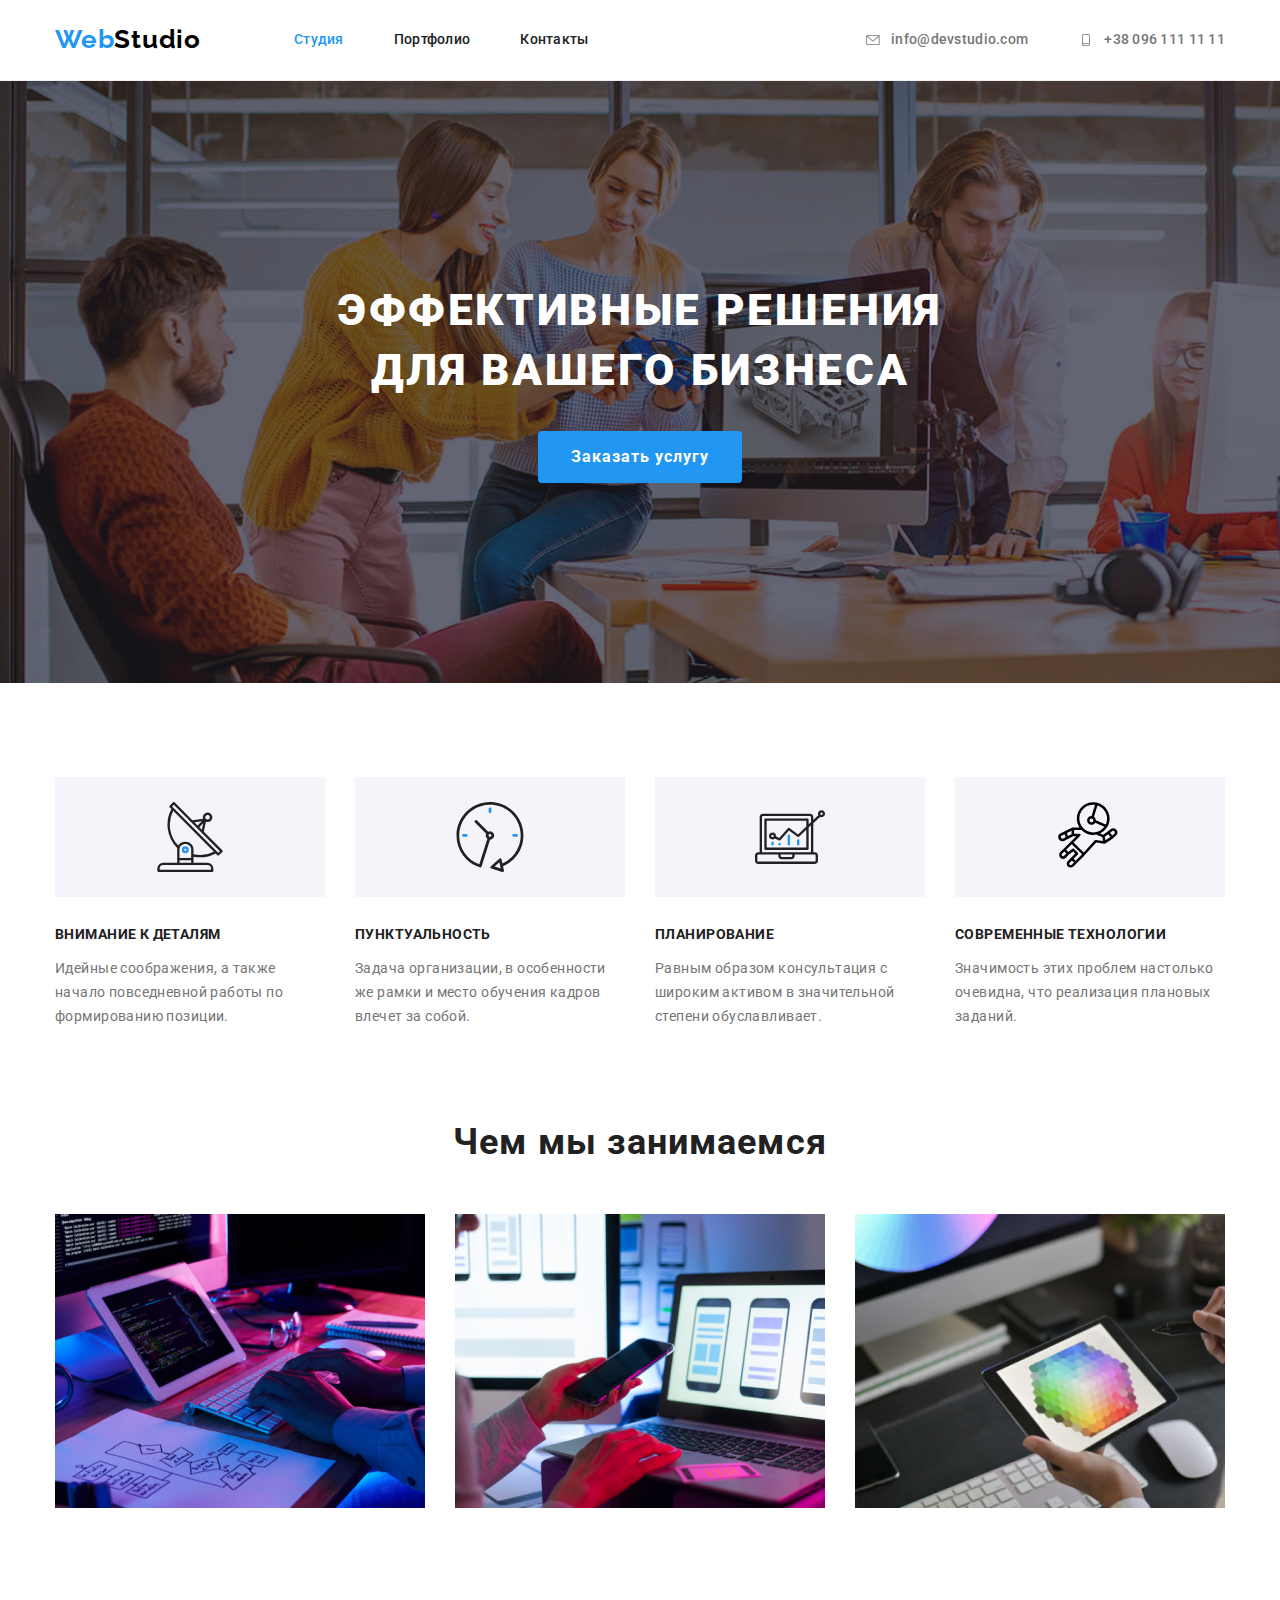
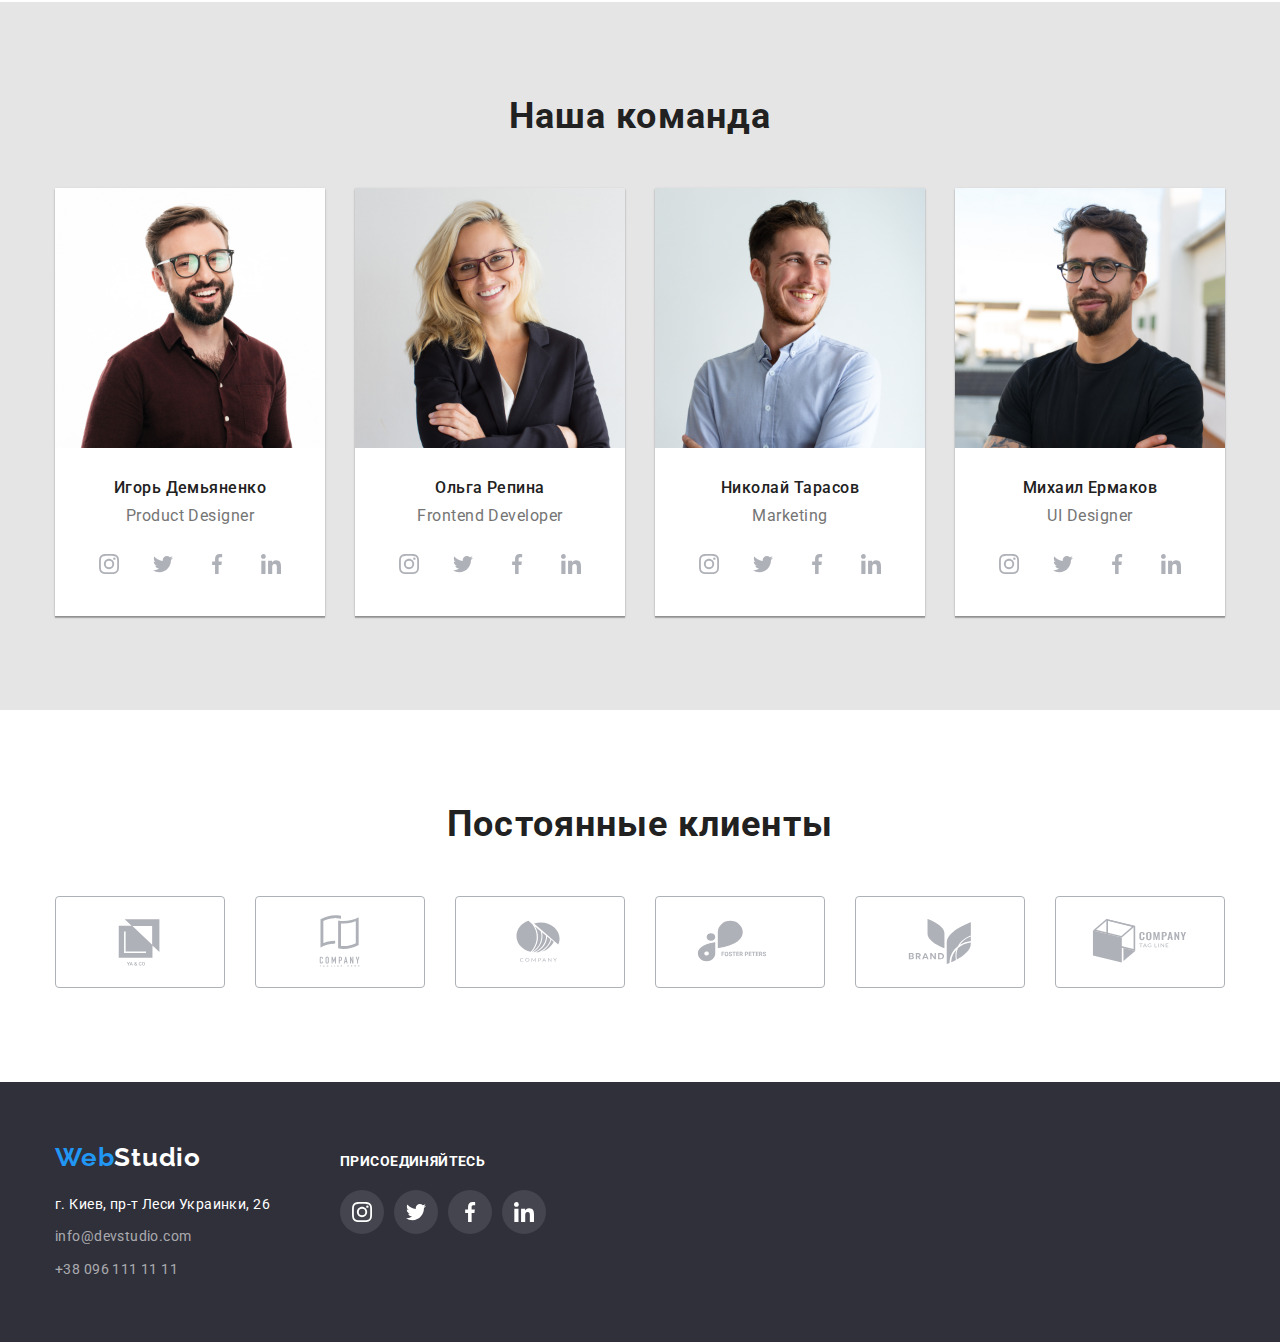
<file: index.html>
<!DOCTYPE html>
<html lang="ru">
  <head>
    <meta charset="UTF-8" />
    <meta http-equiv="X-UA-Compatible" content="IE=edge" />
    <meta name="viewport" content="width=device-width, initial-scale=1.0" />
    <title>Document</title>

    <link rel="preconnect" href="https://fonts.googleapis.com" />
    <link rel="preconnect" href="https://fonts.gstatic.com" crossorigin />
    <link
      href="https://fonts.googleapis.com/css2?family=Raleway:wght@700&family=Roboto:wght@400;500;700;900&display=swap"
      rel="stylesheet"
    />
    <link
      rel="stylesheet"
      href="https://cdnjs.cloudflare.com/ajax/libs/modern-normalize/1.1.0/modern-normalize.min.css"
    />
    <link rel="stylesheet" href="./css/style.css" />
  </head>

  <body>
    <header class="page-header">
      <div class="container main-nav">
        <nav class="nav">
          <a class="logo link" href="/"> <span>Web</span>Studio </a>
          <ul class="site-nav list">
            <li class="item">
              <a class="site-nav-item link current" href="">Студия</a>
            </li>
            <li class="item">
              <a class="site-nav-item link" href="./portfolio.html"
                >Портфолио</a
              >
            </li>
            <li class="item">
              <a class="site-nav-item link" href="">Контакты</a>
            </li>
          </ul>
        </nav>
        <ul class="contacts list">
          <li class="item">
            <a class="contacts-link link" href="mailto:info@devstudio.com">
              <svg class="header-icons" width="16" height="10">
                <use href="./images/icons.svg#icon-envelope"></use>
              </svg>
              info@devstudio.com
            </a>
          </li>
          <li class="item">
            <a class="contacts-link link" href="tel:+380961111111">
              <svg class="header-icons" width="16" height="12">
                <use href="./images/icons.svg#icon-smartphone"></use>
              </svg>
              +38 096 111 11 11</a
            >
          </li>
        </ul>
      </div>
    </header>

    <main>
      <section class="hero">
        <div class="container">
          <h1 class="hero-title">Эффективные решения для вашего бизнеса</h1>
          <button class="hero-btn" type="button">Заказать услугу</button>
        </div>
      </section>

      <section class="section-feature">
        <div class="container">
          <h2 class="section-title visually-hidden">Наши преимущества</h2>

          <ul class="feature-list list">
            <li class="features-item">
              <div class="features-box">
                <svg class="feature-box-icon">
                  <use href="./images/icons.svg#icon-antenna-1"></use>
                </svg>
              </div>
              <h3 class="title">Внимание к деталям</h3>
              <p class="feature-list-text">
                Идейные соображения, а также начало повседневной работы по
                формированию позиции.
              </p>
            </li>

            <li class="features-item">
              <div class="features-box">
                <svg class="feature-box-icon">
                  <use href="./images/icons.svg#icon-clock-1"></use>
                </svg>
              </div>
              <h3 class="title">Пунктуальность</h3>
              <p class="feature-list-text">
                Задача организации, в особенности же рамки и место обучения
                кадров влечет за собой.
              </p>
            </li>

            <li class="features-item">
              <div class="features-box">
                <svg class="feature-box-icon">
                  <use href="./images/icons.svg#icon-diagram-1"></use>
                </svg>
              </div>
              <h3 class="title">Планирование</h3>
              <p class="feature-list-text">
                Равным образом консультация с широким активом в значительной
                степени обуславливает.
              </p>
            </li>

            <li class="features-item">
              <div class="features-box">
                <svg class="feature-box-icon">
                  <use href="./images/icons.svg#icon-Group"></use>
                </svg>
              </div>
              <h3 class="title">Современные технологии</h3>
              <p class="feature-list-text">
                Значимость этих проблем настолько очевидна, что реализация
                плановых заданий.
              </p>
            </li>
          </ul>
        </div>
      </section>

      <section class="section-works">
        <div class="container">
          <h2 class="section-title">Чем мы занимаемся</h2>
          <ul class="work-list list">
            <li class="work-list-item">
              <img
                src="images/img.jpg"
                alt="Создане сайтов"
                width="370"
                height="294"
              />
            </li>

            <li class="work-list-item">
              <img
                src="images/img1.jpg"
                alt="Написание мобильных приложений"
                width="370"
                height="294"
              />
            </li>

            <li class="work-list-item">
              <img
                src="images/img2.jpg"
                alt="Графический дизайн"
                width="370"
                height="294"
              />
            </li>
          </ul>
        </div>
      </section>

      <section class="section-team">
        <div class="container">
          <h2 class="section-title list">Наша команда</h2>
          <ul class="team list">
            <li class="team-people">
              <img
                src="images/imgigor.jpg"
                alt="Игорь Демьяненко"
                width="270"
                height="260"
              />
              <div class="team-text">
                <h3 class="title">Игорь Демьяненко</h3>
                <p class="team-work">Product Designer</p>
                <ul class="team-soc list">
                  <li class="team-soc-item">
                    <a class="team-soc-link link" href="">
                      <svg class="team-soc-icon" width="20" height="20">
                        <use href="./images/icons.svg#icon-instagram-2"></use>
                      </svg>
                    </a>
                  </li>
                  <li class="team-soc-item">
                    <a href="" class="team-soc-link link">
                      <svg class="team-soc-icon" width="20" height="20">
                        <use href="./images/icons.svg#icon-twitter-1"></use>
                      </svg>
                    </a>
                  </li>
                  <li class="team-soc-item">
                    <a href="" class="team-soc-link link">
                      <svg class="team-soc-icon" width="20" height="20">
                        <use href="./images/icons.svg#icon-facebook-1"></use>
                      </svg>
                    </a>
                  </li>
                  <li class="team-soc-item">
                    <a href="" class="team-soc-link link">
                      <svg class="team-soc-icon" width="20" height="20">
                        <use href="./images/icons.svg#icon-linkedin-1"></use>
                      </svg>
                    </a>
                  </li>
                </ul>
              </div>
            </li>

            <li class="team-people">
              <img
                src="images/imgolga.jpg"
                alt="Ольга Репина"
                width="270"
                height="260"
              />
              <div class="team-text">
                <h3 class="title">Ольга Репина</h3>
                <p class="team-work">Frontend Developer</p>
                <ul class="team-soc list">
                  <li class="team-soc-item">
                    <a class="team-soc-link link" href="">
                      <svg class="team-soc-icon" width="20" height="20">
                        <use href="./images/icons.svg#icon-instagram-2"></use>
                      </svg>
                    </a>
                  </li>
                  <li class="team-soc-item">
                    <a href="" class="team-soc-link link">
                      <svg class="team-soc-icon" width="20" height="20">
                        <use href="./images/icons.svg#icon-twitter-1"></use>
                      </svg>
                    </a>
                  </li>
                  <li class="team-soc-item">
                    <a href="" class="team-soc-link link">
                      <svg class="team-soc-icon" width="20" height="20">
                        <use href="./images/icons.svg#icon-facebook-1"></use>
                      </svg>
                    </a>
                  </li>
                  <li class="team-soc-item">
                    <a href="" class="team-soc-link link">
                      <svg class="team-soc-icon" width="20" height="20">
                        <use href="./images/icons.svg#icon-linkedin-1"></use>
                      </svg>
                    </a>
                  </li>
                </ul>
              </div>
            </li>

            <li class="team-people">
              <img
                src="images/imgnikolay.jpg"
                alt="Николай Тарасов"
                width="270"
                height="260"
              />
              <div class="team-text">
                <h3 class="title">Николай Тарасов</h3>
                <p class="team-work">Marketing</p>
                <ul class="team-soc list">
                  <li class="team-soc-item">
                    <a class="team-soc-link link" href="">
                      <svg class="team-soc-icon" width="20" height="20">
                        <use href="./images/icons.svg#icon-instagram-2"></use>
                      </svg>
                    </a>
                  </li>
                  <li class="team-soc-item">
                    <a href="" class="team-soc-link link">
                      <svg class="team-soc-icon" width="20" height="20">
                        <use href="./images/icons.svg#icon-twitter-1"></use>
                      </svg>
                    </a>
                  </li>
                  <li class="team-soc-item">
                    <a href="" class="team-soc-link link">
                      <svg class="team-soc-icon" width="20" height="20">
                        <use href="./images/icons.svg#icon-facebook-1"></use>
                      </svg>
                    </a>
                  </li>
                  <li class="team-soc-item">
                    <a href="" class="team-soc-link link">
                      <svg class="team-soc-icon" width="20" height="20">
                        <use href="./images/icons.svg#icon-linkedin-1"></use>
                      </svg>
                    </a>
                  </li>
                </ul>
              </div>
            </li>

            <li class="team-people">
              <img
                src="images/imgmihail.jpg"
                alt="Михаил Ермаков"
                width="270"
                height="260"
              />
              <div class="team-text">
                <h3 class="title">Михаил Ермаков</h3>
                <p class="team-work">UI Designer</p>
                <ul class="team-soc list">
                  <li class="team-soc-item">
                    <a class="team-soc-link link" href="">
                      <svg class="team-soc-icon" width="20" height="20">
                        <use href="./images/icons.svg#icon-instagram-2"></use>
                      </svg>
                    </a>
                  </li>
                  <li class="team-soc-item">
                    <a href="" class="team-soc-link link">
                      <svg class="team-soc-icon" width="20" height="20">
                        <use href="./images/icons.svg#icon-twitter-1"></use>
                      </svg>
                    </a>
                  </li>
                  <li class="team-soc-item">
                    <a href="" class="team-soc-link link">
                      <svg class="team-soc-icon" width="20" height="20">
                        <use href="./images/icons.svg#icon-facebook-1"></use>
                      </svg>
                    </a>
                  </li>
                  <li class="team-soc-item">
                    <a href="" class="team-soc-link link">
                      <svg class="team-soc-icon" width="20" height="20">
                        <use href="./images/icons.svg#icon-linkedin-1"></use>
                      </svg>
                    </a>
                  </li>
                </ul>
              </div>
            </li>
          </ul>
        </div>
      </section>
    </main>

    <section class="section-clients">
      <div class="container">
        <h2 class="section-title list">Постоянные клиенты</h2>
        <ul class="clients-list list">
          <li class="clients-list-item">
            <a href="" class="clients-list-item-link link">
              <svg class="clients-list-item-icon" width="106" height="60">
                <use href="./images/icons.svg#icon-Logo-3"></use>
              </svg>
            </a>
          </li>
          <li class="clients-list-item">
            <a href="" class="clients-list-item-link link">
              <svg class="clients-list-item-icon" width="106" height="60">
                <use href="./images/icons.svg#icon-Logo-4"></use>
              </svg>
            </a>
          </li>
          <li class="clients-list-item">
            <a href="" class="clients-list-item-link link">
              <svg class="clients-list-item-icon" width="106" height="60"">
                <use href="./images/icons.svg#icon-Logo-5"></use>
              </svg>
            </a>
          </li>
          <li class="clients-list-item">
            <a href="" class="clients-list-item-link link">
              <svg class="clients-list-item-icon" width="106" height="60">
                <use href="./images/icons.svg#icon-Logo"></use>
              </svg>
            </a>
          </li>
          <li class="clients-list-item">
            <a href="" class="clients-list-item-link link">
              <svg class="clients-list-item-icon" width="106" height="60">
                <use href="./images/icons.svg#icon-Logo-1"></use>
              </svg>
            </a>
          </li>
          <li class="clients-list-item">
            <a href="" class="clients-list-item-link link">
              <svg class="clients-list-item-icon" width="106" height="60">
                <use href="./images/icons.svg#icon-Logo-2"></use>
              </svg>
            </a>
          </li>
        </ul>
      </div>
    </section>
    <footer class="section-footer">
      <div class="container footer-container">
        <div class="footer-base">
        <a class="logo-footer link" href="/"> <span>Web</span>Studio </a>
        <address class="adress">
        <ul class="footer-contacts link list">
          <li class="footer-adress">г. Киев, пр-т Леси Украинки, 26</li>
          <li class="footer-info">
            <a class="contacts-item-text link" href="mailto:info@devstudio.com"
              >info@devstudio.com</a
            >
          </li>
          <li class="footer-info">
            <a class="contacts-item-text link" href="tel:+380961111111"
              >+38 096 111 11 11</a>
          </li>
        </ul>
        </address>
        </div>
        <div class="footer-soc">
          <h2 class="footer-soc-title">Присоединяйтесь</h2>
            <ul class="footer-soc-list list">
              <li class="footer-soc-item">
                <a href="" class="footer-soc-link link">
<svg class="footer-soc-icon" width="20" height="20">
  <use href="./images/icons.svg#icon-instagram-2"></use>
</svg>
                </a>
              </li>
              <li class="footer-soc-item"><a href="" class="footer-soc-link link">
                <svg class="footer-soc-icon" width="20" height="20">
  <use href="./images/icons.svg#icon-twitter-1"></use>
</svg>
              </a></li>
              <li class="footer-soc-item"><a href="" class="footer-soc-link link">
                <svg class="footer-soc-icon" width="20" height="20">
  <use href="./images/icons.svg#icon-facebook-1"></use>
</svg>
              </a></li>
              <li class="footer-soc-item"><a href="" class="footer-soc-link link">
                <svg class="footer-soc-icon" width="20" height="20">
  <use href="./images/icons.svg#icon-linkedin-1"></use>
</svg>
              </a></li>
            </ul>
        </div> 
      </div>
    </footer>
  </body>
</html>
</file>
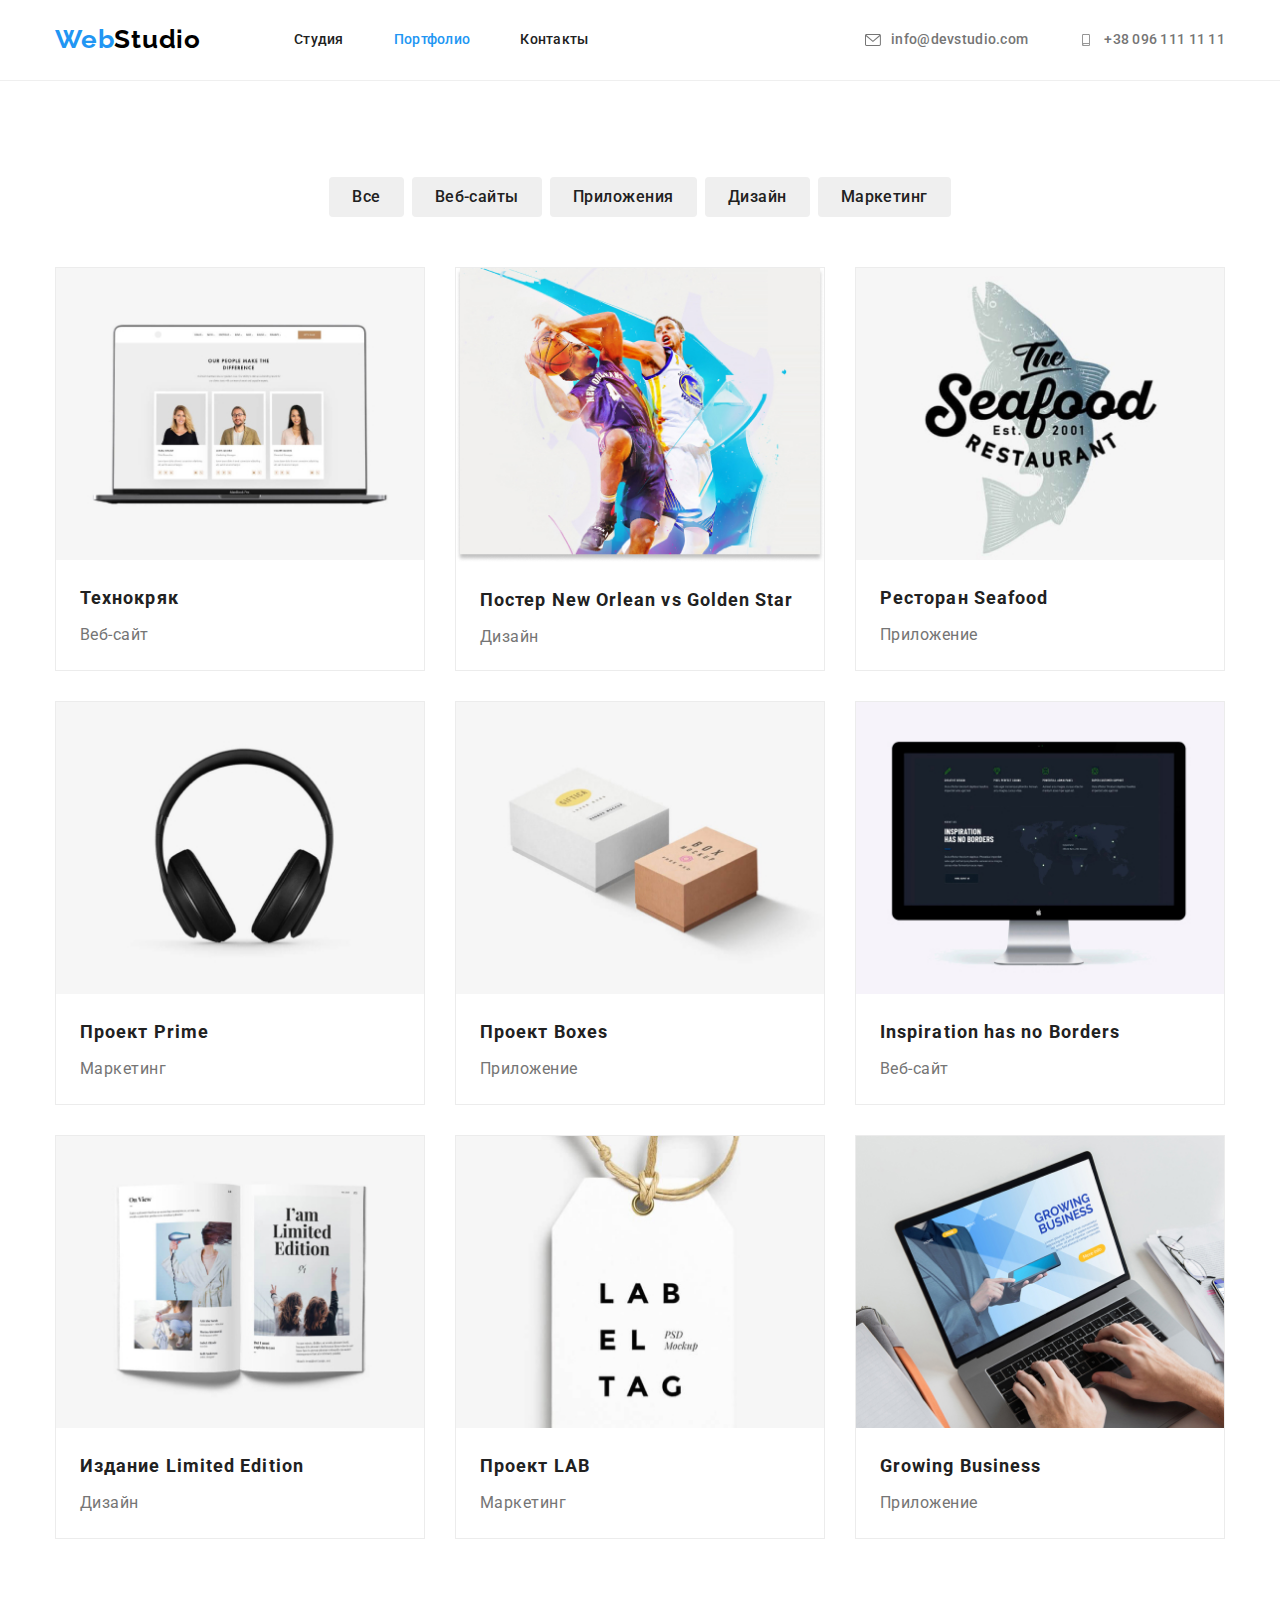
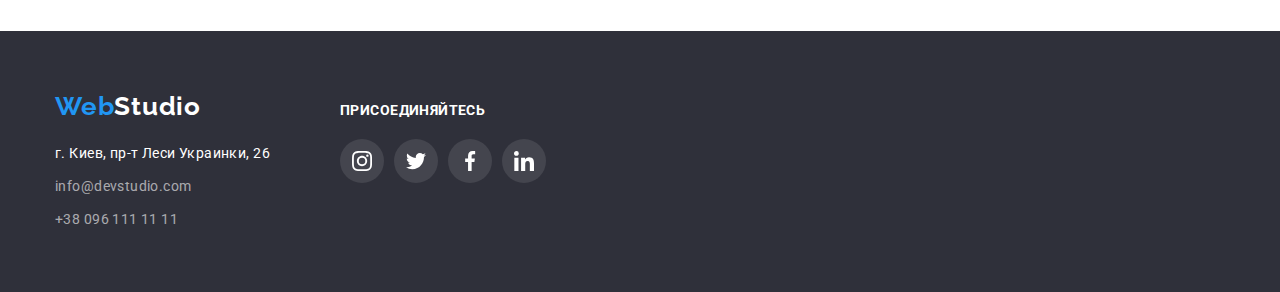
<file: portfolio.html>
<!DOCTYPE html>
<html lang="ru">
  <head>
    <meta charset="UTF-8" />
    <meta http-equiv="X-UA-Compatible" content="IE=edge" />
    <meta name="viewport" content="width=device-width, initial-scale=1.0" />
    <title>Document</title>

    <link rel="preconnect" href="https://fonts.googleapis.com" />
    <link rel="preconnect" href="https://fonts.gstatic.com" crossorigin />
    <link
      href="https://fonts.googleapis.com/css2?family=Raleway:wght@700&family=Roboto:wght@400;500;700;900&display=swap"
      rel="stylesheet"
    />
    <link
      rel="stylesheet"
      href="https://cdnjs.cloudflare.com/ajax/libs/modern-normalize/1.1.0/modern-normalize.min.css"
    />
    <link rel="stylesheet" href="./css/style.css" />
  </head>

  <body>
    <header class="page-header">
      <div class="container main-nav">
        <nav class="nav">
          <a class="logo link" href="./index.html"> <span>Web</span>Studio </a>
          <ul class="site-nav list">
            <li class="item">
              <a class="site-nav-item link" href="./index.html">Студия</a>
            </li>
            <li class="item">
              <a class="site-nav-item link current" href="./portfolio.html"
                >Портфолио</a
              >
            </li>
            <li class="item">
              <a class="site-nav-item link" href="">Контакты</a>
            </li>
          </ul>
        </nav>
        <ul class="contacts list">
          <li class="item">
            <a class="contacts-link link" href="mailto:info@devstudio.com">
              <svg class="header-icons" width="16" height="12">
                <use href="./images/icons.svg#icon-envelope"></use>
              </svg>
              info@devstudio.com</a
            >
          </li>
          <li class="item">
            <a class="contacts-link link" href="tel:+380961111111">
              <svg class="header-icons" width="16" height="12">
                <use href="./images/icons.svg#icon-smartphone"></use>
              </svg>
              +38 096 111 11 11
            </a>
          </li>
        </ul>
      </div>
    </header>
    <main>
      <section class="section-portfolio">
        <div class="container">
          <h1 class="portfolio-title visually-hidden">Портфолио</h1>
          <ul class="filter list">
            <li class="filter-btn">
              <button class="btn" type="button">Все</button>
            </li>
            <li class="filter-btn">
              <button class="btn" type="button">Веб-сайты</button>
            </li>
            <li class="filter-btn">
              <button class="btn" type="button">Приложения</button>
            </li>
            <li class="filter-btn">
              <button class="btn" type="button">Дизайн</button>
            </li>
            <li class="filter-btn">
              <button class="btn" type="button">Маркетинг</button>
            </li>
          </ul>

          <ul class="examples-next list">
            <li class="item">
              <a href="#" class="portfolio-item-link link">
                <img
                  src="images/tech.jpg"
                  alt="Технокряк"
                  width="370"
                  height="294"
                />
                <div class="portfolio-text">
                  <h3 class="examples-title">Технокряк</h3>
                  <p class="examples-discription">Веб-сайт</p>
                </div>
              </a>
            </li>
            <li class="item">
              <a href="#" class="portfolio-item-link link">
                <img
                  src="images/poster.jpg"
                  alt="Постер New Orlean vs Golden Star"
                  width="370"
                  height="294"
                />
                <div class="portfolio-text">
                  <h3 class="examples-title">
                    Постер New Orlean vs Golden Star
                  </h3>
                  <p class="examples-discription">Дизайн</p>
                </div>
              </a>
            </li>
            <li class="item">
              <a href="#" class="portfolio-item-link link">
                <img
                  src="images/sea.jpg"
                  alt="Ресторан Seafood"
                  width="370"
                  height="294"
                />
                <div class="portfolio-text">
                  <h3 class="examples-title">Ресторан Seafood</h3>
                  <p class="examples-discription">Приложение</p>
                </div>
              </a>
            </li>
            <li class="item">
              <a href="#" class="portfolio-item-link link">
                <img
                  src="images/pri.jpg"
                  alt="Проект Prime"
                  width="370"
                  height="294"
                />
                <div class="portfolio-text">
                  <h3 class="examples-title">Проект Prime</h3>
                  <p class="examples-discription">Маркетинг</p>
                </div>
              </a>
            </li>
            <li class="item">
              <a href="#" class="portfolio-item-link link">
                <img
                  src="images/box.jpg"
                  alt="Проект Boxes"
                  width="370"
                  height="294"
                />
                <div class="portfolio-text">
                  <h3 class="examples-title">Проект Boxes</h3>
                  <p class="examples-discription">Приложение</p>
                </div>
              </a>
            </li>
            <li class="item">
              <a href="#" class="portfolio-item-link link">
                <img
                  src="images/insp.jpg"
                  alt="Inspiration has no Borders"
                  width="370"
                  height="294"
                />
                <div class="portfolio-text">
                  <h3 class="examples-title">Inspiration has no Borders</h3>
                  <p class="examples-discription">Веб-сайт</p>
                </div>
              </a>
            </li>
            <li class="item">
              <a href="#" class="portfolio-item-link link">
                <img
                  src="images/book.jpg"
                  alt="Издание Limited Edition"
                  width="370"
                  height="294"
                />
                <div class="portfolio-text">
                  <h3 class="examples-title">Издание Limited Edition</h3>
                  <p class="examples-discription">Дизайн</p>
                </div>
              </a>
            </li>
            <li class="item">
              <a href="#" class="portfolio-item-link link">
                <img
                  src="images/lab.jpg"
                  alt="Проект LAB"
                  width="370"
                  height="294"
                />
                <div class="portfolio-text">
                  <h3 class="examples-title">Проект LAB</h3>
                  <p class="examples-discription">Маркетинг</p>
                </div>
              </a>
            </li>
            <li class="item">
              <a href="#" class="portfolio-item-link link">
                <img
                  src="images/growing.jpg"
                  alt="Growing Business"
                  width="370"
                  height="294"
                />
                <div class="portfolio-text">
                  <h3 class="examples-title">Growing Business</h3>
                  <p class="examples-discription">Приложение</p>
                </div>
              </a>
            </li>
          </ul>
        </div>
      </section>
    </main>

    <footer class="section-footer">
      <div class="container footer-container">
        <div class="footer-base">
          <a class="logo-footer link" href="/"> <span>Web</span>Studio </a>
          <address class="adress">
            <ul class="footer-contacts link list">
              <li class="footer-adress">г. Киев, пр-т Леси Украинки, 26</li>
              <li class="footer-info">
                <a
                  class="contacts-item-text link"
                  href="mailto:info@devstudio.com"
                  >info@devstudio.com</a
                >
              </li>
              <li class="footer-info">
                <a class="contacts-item-text link" href="tel:+380961111111"
                  >+38 096 111 11 11</a
                >
              </li>
            </ul>
          </address>
        </div>
        <div class="footer-soc">
          <h2 class="footer-soc-title">Присоединяйтесь</h2>
          <ul class="footer-soc-list list">
            <li class="footer-soc-item">
              <a href="" class="footer-soc-link link">
                <svg class="footer-soc-icon" width="20" height="20">
                  <use href="./images/icons.svg#icon-instagram-2"></use>
                </svg>
              </a>
            </li>
            <li class="footer-soc-item">
              <a href="" class="footer-soc-link link">
                <svg class="footer-soc-icon" width="20" height="20">
                  <use href="./images/icons.svg#icon-twitter-1"></use>
                </svg>
              </a>
            </li>
            <li class="footer-soc-item">
              <a href="" class="footer-soc-link link">
                <svg class="footer-soc-icon" width="20" height="20">
                  <use href="./images/icons.svg#icon-facebook-1"></use>
                </svg>
              </a>
            </li>
            <li class="footer-soc-item">
              <a href="" class="footer-soc-link link">
                <svg class="footer-soc-icon" width="20" height="20">
                  <use href="./images/icons.svg#icon-linkedin-1"></use>
                </svg>
              </a>
            </li>
          </ul>
        </div>
      </div>
    </footer>
  </body>
</html>
</file>
<file: css/style.css>
html {
  box-sizing: border-box;
}
*,
*::before,
*::after {
  box-sizing: inherit;
}
:root {
  --primary-text-color: #757575;
  --title-text-color: #212121;
  --accent-color: #2196f3;
  --background-color: #ffffff;
  --primary-bg-color: #2196f3;
}
body {
  font-family: "Roboto", "sans-serif";
  background-color: var(--background-color);
  color: var(--primary-text-color);
}
.container {
  margin-right: auto;
  margin-left: auto;
  width: 1200px;
  padding-left: 15px;
  padding-right: 15px;
}

.list {
  list-style: none;
  padding: 0;
  margin: 0;
}
.link {
  text-decoration: none;
}
img {
  display: block;
  max-width: 100%;
  height: auto;
}
.visually-hidden {
  position: absolute;
  white-space: nowrap;
  width: 1px;
  height: 1px;
  overflow: hidden;
  border: 0;
  padding: 0;
  clip: rect(0 0 0 0);
  clip-path: inset(50%);
  margin: -1px;
}
.adress {
  font-style: normal;
}
/**/
.logo:hover,
.logo:focus {
  color: var(--accent-color);
}
.logo span:hover,
.logo span:focus {
  color: var(--accent-color);
}
.logo span {
  font-family: "Raleway";
  font-weight: 700;
  font-size: 26px;
  line-height: 1.19;
  color: var(--accent-color);
}
.nav {
  display: flex;
  align-items: center;
}
.logo {
  padding-top: 24px;
  padding-bottom: 25px;
  color: black;
  font-family: "Raleway";
  font-style: normal;
  font-weight: 700;
  font-size: 26px;
  line-height: 1.19;
  letter-spacing: 0.03em;
}

/* #F5F4FA  цвет фона*/

/* Navigation*/

.site-nav {
  display: flex;
  margin-left: 93px;
  padding-right: 0;
}
.page-header {
  border-bottom: 1px solid #eeee;
}
.main-nav {
  display: flex;
  align-items: center;
}

.site-nav .link.current {
  color: var(--accent-color);
}
.site-nav-item {
  display: block;
  font-family: "Roboto";
  font-style: normal;
  font-weight: 500;
  font-size: 14px;
  line-height: 1.14;
  letter-spacing: 0.02em;
  color: var(--title-text-color);
}
.site-nav :hover,
.site-nav :focus {
  color: var(--accent-color);
}
.contacts {
  display: flex;
  margin-left: auto;
}

.contacts link {
  font-family: "Roboto";
  font-style: normal;
  font-weight: 500;
  font-size: 14px;
  line-height: 1.14;
  letter-spacing: 0.02em;
  color: var(--primary-text-color);
}
.site-nav-item {
  padding-top: 32px;
  padding-bottom: 32px;
}
.site-nav .item:not(:last-child) {
  margin-right: 50px;
}
.header-icons {
  margin-right: 10px;
  fill: currentColor;
}
.contacts-link {
  display: flex;
  margin-bottom: 0;
  align-items: center;
  justify-content: center;
  font-family: "Roboto";
  font-style: normal;
  font-weight: 500;
  font-size: 14px;
  line-height: 1.14;
  letter-spacing: 0.02em;
  color: var(--primary-text-color);
}
.contacts .item + .item {
  margin-left: 50px;
}
.header-icons:hover,
.header-icons:focus {
  fill: var(--accent-color);
}
.contacts-link:hover,
.contacts-link:focus {
  color: var(--accent-color);
}

.section-title {
  display: block;
  margin-top: 0;
  margin-bottom: 50px;
  font-weight: 700;
  font-size: 36px;
  line-height: 1.16;
  text-align: center;
  letter-spacing: 0.03em;
  color: var(--title-text-color);
}
.hero {
  max-width: 1600px;
  margin-left: auto;
  margin-right: auto;
  padding-top: 200px;
  padding-bottom: 200px;
  text-align: center;
  background-image: linear-gradient(
      rgba(47, 48, 58, 0.4),
      rgba(47, 48, 58, 0.4)
    ),
    url(../images/hero.jpg);
  background-repeat: no-repeat;
  background-size: cover;
}
.hero-btn {
  margin-bottom: 0;
  display: inline-block;
  border-radius: 4px;
  padding: 10px 32px;
  color: var(--background-color);
  background-color: var(--accent-color);
  font-family: inherit;
  font-style: normal;
  font-weight: 700;
  font-size: 16px;
  line-height: 1.88;
  letter-spacing: 0.06em;
  cursor: pointer;
  border: 1px solid transparent;
}
.hero-btn:hover,
.hero-btn:focus {
  background-color: #188ce8;
}
.hero-title {
  margin-top: 0;
  margin-bottom: 30px;
  margin-left: auto;
  margin-right: auto;

  max-width: 695px;
  font-weight: 900;
  font-size: 44px;
  line-height: 1.36;
  letter-spacing: 0.06em;
  text-transform: uppercase;
  color: var(--background-color);
}
.section-feature {
  padding-top: 94px;
  padding-bottom: 94px;
}
.feature-list {
  display: flex;
}
.features-item + .features-item {
  margin-left: 30px;
}
.feature-list-text {
  font-size: 14px;
  line-height: 1.71;
  letter-spacing: 0.03em;
  max-width: 270px;
  margin-bottom: 0;
}

.feature-list .title {
  color: var(--title-text-color);
  font-weight: 700;
  font-size: 14px;
  line-height: 1.14;
  letter-spacing: 0.03em;
  text-transform: uppercase;
  margin-bottom: 10px;
  margin-top: 0;
}
.features-box {
  display: flex;
  flex-direction: column;
  align-items: center;
  justify-content: center;
  background-color: #f5f4fa;
  width: 270px;
  height: 120px;
  margin-bottom: 30px;
}
.feature-box-icon {
  width: 70px;
  height: 70px;
}
.section-works {
  padding-bottom: 94px;
}
.work-list {
  display: flex;
}
.work-list-item {
  width: 370px;
  height: 294px;
}
.work-list-item + .work-list-item {
  margin-left: 30px;
}
.section-team {
  padding: 94px 0;
  background-color: #e5e5e5;
}

.team {
  display: flex;
}
.team-people + .team-people {
  margin-left: 30px;
}
.team .title {
  margin-bottom: 0;
  margin-top: 0;
  color: var(--title-text-color);
  font-weight: 500;
  font-size: 16px;
  line-height: 1.19;
  text-align: center;
  letter-spacing: 0.03em;
}
.team-people {
  background-color: var(--background-color);

  box-shadow: 0px 1px 3px rgba(0, 0, 0, 0.12), 0px 1px 1px rgba(0, 0, 0, 0.14),
    0px 2px 1px rgba(0, 0, 0, 0.2);
}
.team-text {
  padding: 30px 0;
}
.team-work {
  font-size: 16px;
  line-height: 1.18;
  text-align: center;
  letter-spacing: 0.03em;
  margin-bottom: 16px;
  margin-top: 10px;
}

.team-soc {
  display: flex;
  justify-content: center;
  gap: 10px;
  list-style: none;
}
.team-soc-link {
  display: flex;
  align-items: center;
  justify-content: center;
  border-radius: 50%;
  width: 44px;
  height: 44px;
  background-color: #ffffff;
}
.team-soc-icon {
  fill: #afb1b8;
}
.team-soc-link:hover,
.team-soc-link:focus {
  background-color: #2196f3;
}
.team-soc-link:hover .team-soc-icon,
.team-soc-link:focus .team-soc-icon {
  fill: #ffffff;
}
.section-clients {
  display: flex;
  padding-top: 94px;
  padding-bottom: 94px;
}
.clients-list {
  display: flex;
  justify-content: center;
  gap: 30px;
  list-style: none;
}
.clients-list-item {
  width: 170px;
  height: 92px;
}
.clients-list-item-link {
  display: flex;
  width: 100%;
  height: 100%;
  border: 1px solid #afb1b8;
  border-radius: 4px;
  align-items: center;
  justify-content: center;
}
.clients-list-item-icon {
  fill: #afb1b8;
}
.clients-list-item-link:hover,
.clients-list-item-link:focus {
  border-color: #2196f3;
}
.clients-list-item-link:hover .clients-list-item-icon,
.clients-list-item-link:focus .clients-list-item-icon {
  border-color: #2196f3;
  fill: #2196f3;
}

.section-footer {
  padding: 60px 0;
  background-color: #2f303a;
}
.footer-container {
  display: flex;
  align-items: baseline;
}
.logo-footer {
  display: flex;

  color: var(--background-color);
  font-family: "Raleway";
  font-style: normal;
  font-weight: 700;
  font-size: 26px;
  line-height: 1.19;
  letter-spacing: 0.03em;
}
.logo-footer span {
  font-family: "Raleway";
  font-style: normal;
  font-weight: 700;
  font-size: 26px;
  line-height: 1.19;
  letter-spacing: 0.03em;
  color: var(--accent-color);
}
.logo-footer:hover,
.logo-footer:focus {
  color: var(--accent-color);
}
.logo-footer span:hover,
.logo-footer span:focus {
  color: var(--accent-color);
}
.footer-contacts list link {
  display: block;
}

.footer-adress {
  margin-top: 20px;
  margin-bottom: 9px;
  font-weight: 400;
  font-size: 14px;
  line-height: 1.71;
  letter-spacing: 0.03em;
  color: #ffffff;
}

.contacts-item-text {
  font-family: "Roboto";
  font-style: normal;
  font-weight: 400;
  font-size: 14px;
  line-height: 1.71;
  letter-spacing: 0.03em;
  color: rgba(255, 255, 255, 0.6);
}
.footer-info:not(:last-child) {
  margin-bottom: 9px;
}
.footer-contacts :hover,
.footer-contacts :focus {
  color: var(--accent-color);
}
.footer-soc-title {
  font-weight: 700;
  font-size: 14px;
  line-height: 1.14;
  letter-spacing: 0.03em;
  text-transform: uppercase;
  justify-content: center;
  margin-top: 0;
  margin-bottom: 0;
  color: var(--background-color);
}
.footer-soc {
  margin-left: 70px;
  width: 206px;
  height: 80px;
}

.footer-soc-list {
  display: flex;
  justify-content: center;
  align-items: center;
  gap: 10px;
  list-style: none;
  margin-top: 20px;
}
.footer-soc-link {
  display: flex;
  align-items: center;
  justify-content: center;
  border-radius: 50%;
  width: 44px;
  height: 44px;
  background-color: rgba(255, 255, 255, 0.1);
}
.footer-soc-icon {
  fill: var(--background-color);
}
.footer-soc-link:hover,
.footer-soc-link:focus {
  background-color: var(--primary-bg-color);
}
.footer-soc-link:hover .footer-soc-icon,
.footer-soc-link:focus .footer-soc-icon {
  fill: var(--background-color);
}
/* Страница Портфолио*/
.section-portfolio {
  padding-top: 96px;
  padding-bottom: 92px;
}
.filter {
  display: flex;
  justify-content: center;
  margin-bottom: 50px;
  column-gap: 8px;
}
.filter-btn .list {
  cursor: pointer;
}
.filter-btn :hover,
.filter-btn :focus {
  background-color: var(--accent-color);
  color: var(--background-color);
  box-shadow: 0px 3px 1px rgba(0, 0, 0, 0.1), 0px 1px 2px rgba(0, 0, 0, 0.08),
    0px 2px 2px rgba(0, 0, 0, 0.12);
}
.examples-next {
  display: flex;
  flex-wrap: wrap;
  gap: 30px;
}
.examples-title {
  margin-bottom: 4px;
  margin-top: 0;
  font-family: "Roboto";
  font-style: normal;
  font-weight: 700;
  font-size: 18px;
  line-height: 2;
  letter-spacing: 0.06em;
  color: #212121;
}
.examples-next .item {
  width: 370px;
  height: 404px;
  border: 1px solid #ececec;
}
.examples-discription {
  margin: 0;
  font-weight: 400;
  font-size: 16px;
  line-height: 1.88;
  letter-spacing: 0.03em;
  width: 322px;

  color: #757575;
}
.portfolio-text {
  padding: 20px 24px;
}
.btn {
  display: inline-block;
  border-radius: 4px;
  padding: 6px 22px;
  min-width: 73px;
  border: 1px solid transparent;
  font-family: "Roboto";
  font-style: normal;
  font-weight: 500;
  font-size: 16px;
  line-height: 1.63;
  text-align: center;
  letter-spacing: 0.03em;
  color: var(--title-text-color);
  cursor: pointer;
}
.portfolio-item-link {
  display: block;
}
.portfolio-item-link:hover {
  box-shadow: 0px 1px 1px rgba(0, 0, 0, 0.12), 0px 4px 4px rgba(0, 0, 0, 0.06),
    1px 4px 6px rgba(0, 0, 0, 0.16);
}
</file>
